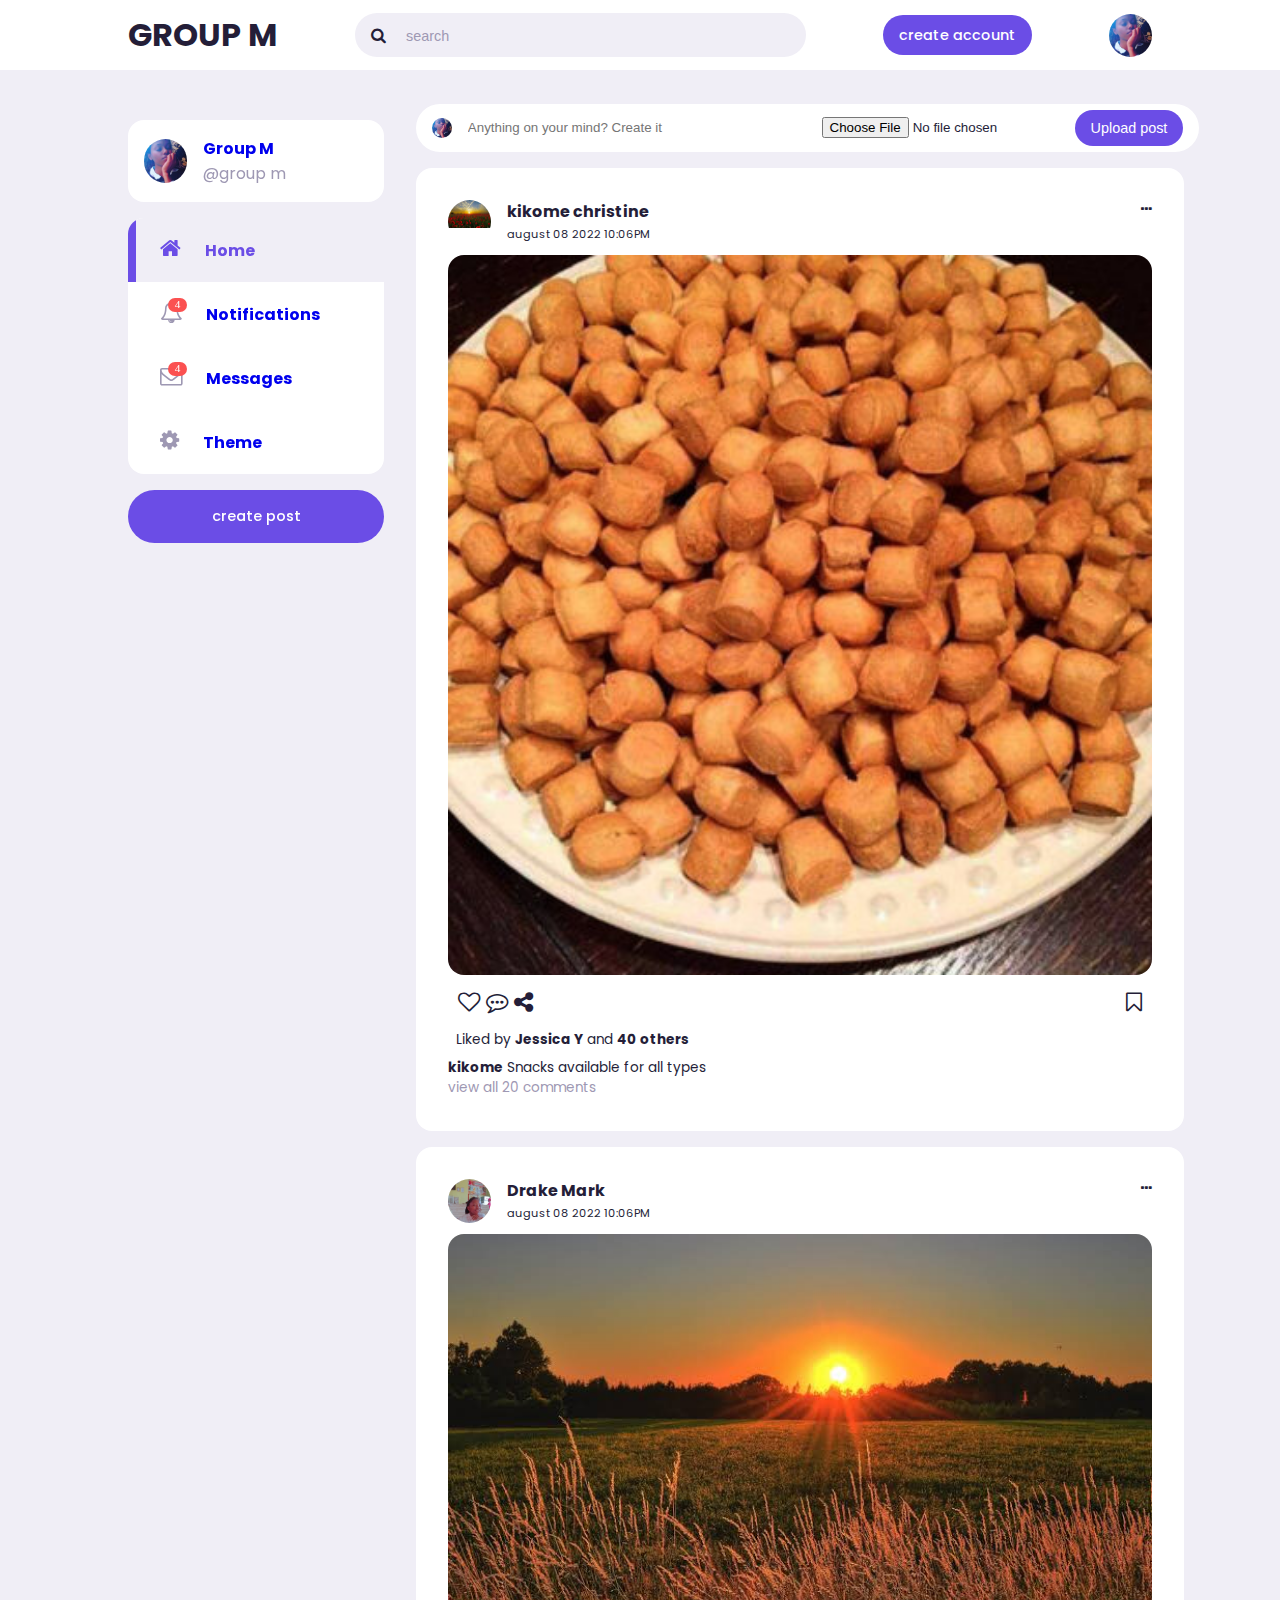
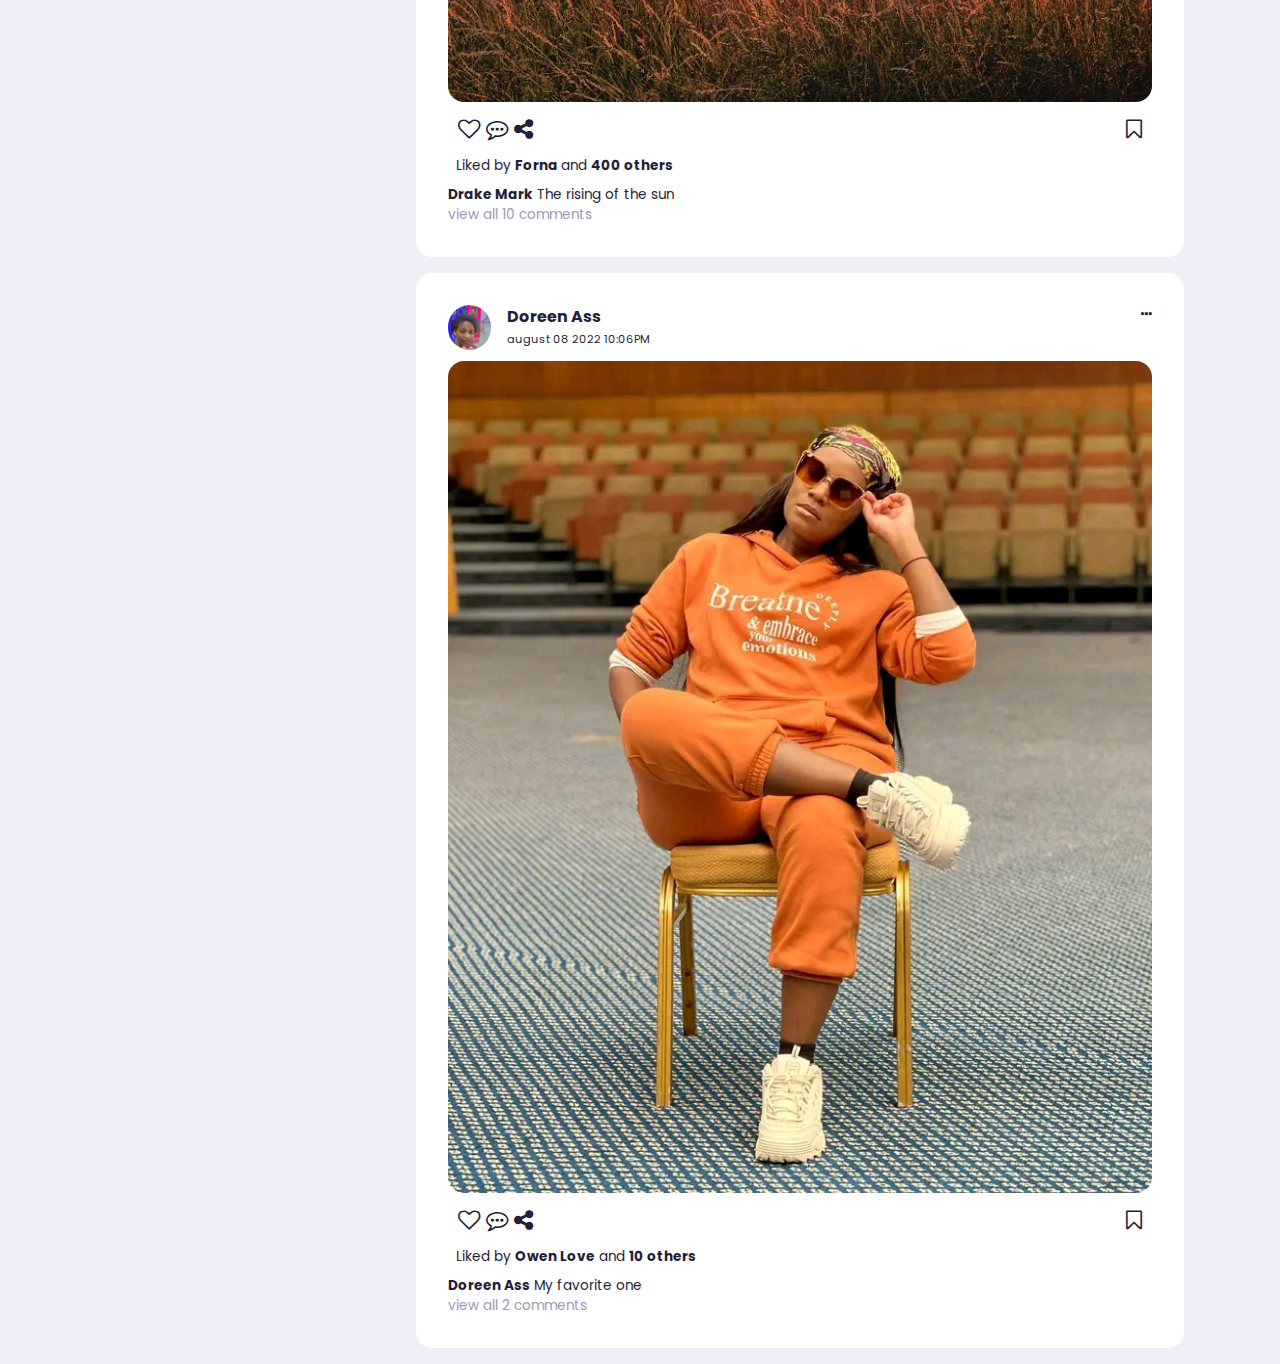
<file: index.html>
<!DOCTYPE html>
<html lang="en">

<head>
    <meta charset="UTF-8">
    <meta http-equiv="X-UA-Compatible" content="IE=edge">
    <meta name="viewport" content="width=device-width, initial-scale=1.0">
    <title> Group Social Media Site </title>
    <link rel="stylesheet" href="font-awesome-4.7.0/css/font-awesome.min.css">
    <link rel="stylesheet" href="adonis.css">
</head>

<body>

    <!-------------navigation side-->
    <nav>
        <div class="container">
            <h1 class="log"> GROUP M</h1>
            <div class="search-bar">
                <i class="fa fa-search"></i>
                <input type="search" placeholder="search">
            </div>
            <div class="create">
    
        <a href="login.html"> <label for="#" class="btn btn-primary">create account</label></a>
            </div>
            <div class="profile-photo">
                <img src="image/533.jpg" alt="profile-pic">
            </div>
        </div>
    </nav>


    <!---------main-content-------->
    <main>
        <div class="container">
            <!----------------left-------------->
            <div class="left">
                <a href="user.html" class="profile">
                    <div class="profile-photo">
                        <img src="image/533.jpg" alt="profile-pic">
                    </div>
                    <div class="handle">
                        <h4>Group M</h4>
                        <p class="text-muted">@group m</p>
                    </div>
                </a>

                <!--------sidebars------------------------>
                <div class="side-bar">
                    <a href="#" class=" menu-item active">
                        <span><i class="fa fa-home"></i>
                        </span>
                        <h3>home</h3>
                    </a>
                    <a href="#" class=" menu-item" id="notifications">
                        <span><i class="fa fa-bell-o"><small class="notification-count">4</small></i>
                        </span>
                        <h3>notifications</h3>

                        <div class="notification-popup">
                            <div>
                                <div class="profile-photo">
                                    <img src="image/IMG-20220928-WA0011.jpg">
                                </div>
                                <div class="notification-body">
                                    <b>Kimela Jovan</b> accepted your request
                                    <small class="text-muted">1 hour ago</small>
                                </div>
                            </div>

                            <div>
                                <div class="profile-photo">
                                    <img src="image/1661581130855.jpg">
                                </div>
                                <div class="notification-body">
                                    <b>Bella Joreen</b> commented your post
                                    <small class="text-muted">1 day ago</small>
                                </div>
                            </div>

                            <div>
                                <div class="profile-photo">
                                    <img src="image/IMG-20220928-WA0013.jpg">
                                </div>
                                <div class="notification-body">
                                    <b>Kolofo Danz</b> liked your photo
                                    <small class="text-muted">1 week ago</small>
                                </div>
                            </div>

                            <div>
                                <div class="profile-photo">
                                    <img src="image/IMG-20220928-WA0014.jpg">
                                </div>
                                <div class="notification-body">
                                    <b>Derrick D</b> shared your photo
                                    <small class="text-muted">2 week ago</small>
                                </div>
                            </div>
                        </div>
                    </a>
                    <a href="#" class=" menu-item" id="messages-notifi">
                        <span><i class="fa fa-envelope-o"><small class="notification-count">4</small></i>
                        </span>
                        <h3>messages</h3>
                        <!---message popup------------------>
                        <div class="messages">
                            <div class="headings">
                                <h4>Messages</h4><i class="fa fa-edit"></i>
                            </div>

                            <div class="search-bar">
                                <i class="fa fa-search"></i>
                                <input type="search" placeholder="search message" id="message-search">
                            </div>

                            <div class="category">
                                <h6 class="active"> All</h6>
                            </div>


                            <div class="message">
                                <div class="profile-photo">
                                    <img src="image/IMG-20220928-WA0013.jpg">
                                    <div class="active"></div>
                                </div>

                                <div class="message-body">
                                    <h5>Forna Kayz</h5>
                                    <p class="text-muted">always pray</p>
                                </div>
                            </div>

                            <div class="message">
                                <div class="profile-photo">
                                    <img src="image/IMG-20220928-WA0011.jpg">
                                </div>

                                <div class="message-body">
                                    <h5>Volie Gomez</h5>
                                    <p class="text-bold">4 messages</p>
                                </div>
                            </div>

                            <div class="message">
                                <div class="profile-photo">
                                    <img src="image/IMG-20220928-WA0016.jpg">
                                </div>

                                <div class="message-body">
                                    <h5>Adams Oscar</h5>
                                    <p class="text-muted">always pray</p>
                                </div>
                            </div>

                            <div class="message">
                                <div class="profile-photo">
                                    <img src="image/IMG-20220928-WA0014.jpg">
                                    <div class="active"></div>
                                </div>

                                <div class="message-body">
                                    <h5>Grace Free</h5>
                                    <p class="text-bold">Good</p>
                                </div>
                            </div>

                            <div class="message">
                                <div class="profile-photo">
                                    <img src="image/1661581130855.jpg">
                                    <div class="active"></div>
                                </div>

                                <div class="message-body">
                                    <h5>Grace Free</h5>
                                    <p class="text-bold">Good</p>
                                </div>
                            </div>

                            <div class="message">
                                <div class="profile-photo">
                                    <img src="image/IMG-20220928-WA0015.jpg">
                                    <div class="active"></div>
                                </div>

                                <div class="message-body">
                                    <h5>Grace Free</h5>
                                    <p class="text-bold">Good</p>
                                </div>
                            </div>
                        </div>
                        <!--------end-------------------------->

                    </a>
                    <a href="#" class=" menu-item " id="theme">
                        <span><i class="fa fa-cog"></i>
                        </span>
                        <h3>theme</h3>
                    </a>
                </div>
                <div>
                    <label for="create-post" class="btn btn-primary">create post</label>
                </div>
            </div>
            <!----------------middle------------------->
            <div class="middle">
                <form class="create-post">
                    <div class="profile-photo">
                        <img src="image/533.jpg">
                    </div>
                    <input type="text" placeholder="Anything on your mind? Create it" id="create-post">
                    <input type="file" value="Upload Post"  >
                    <input type="submit" name="" value="Upload post" class="btn btn-primary" >
                </form>

                <div class="feeds">
                    <div class="feed">
                        <div class="head">
                            <div class="user">
                                <div class="profile-photo">
                                    <img src="image/IMG-20220814-WA0015.jpg" alt="profile">
                                </div>
                                <div class="ingo">
                                    <h3>kikome christine</h3>
                                    <small>august 08 2022 10:06PM</small>
                                </div>
                            </div>
                            <span class="edit">
                                <i class="fa fa-ellipsis-h"></i>
                            </span>
                        </div>
                        <div class="photo">
                            <img src="image/chinchin-1@2x-400x409-1.jpg">
                        </div>

                        <div class="action-button">
                            <div class="interactions-button">
                                <span><i class="fa fa-heart-o"></i></span>
                                <span><i class="fa fa-commenting-o"></i></span>
                                <span><i class="fa fa-share-alt"></i></span>
                            </div>
                            <div class="bookmark">
                                <span><i class="fa fa-bookmark-o"></i></span>
                            </div>

                        </div>
                        <div class="liked-by">
                            <p>Liked by <b>Jessica Y</b> and <b>40 others</b></p>
                        </div>
                        <div class="caption">
                            <p><b>kikome</b> Snacks available for all types</p>
                        </div>
                        <div class=" comments text-muted">
                            view all 20 comments
                        </div>
                    </div>

                    <div class="feed">
                        <div class="head">
                            <div class="user">
                                <div class="profile-photo">
                                    <img src="image/IMG-20220909-WA0020.jpg" alt="profile">
                                </div>
                                <div class="ingo">
                                    <h3>Drake Mark</h3>
                                    <small>august 08 2022 10:06PM</small>
                                </div>
                            </div>
                            <span class="edit">
                                <i class="fa fa-ellipsis-h"></i>
                            </span>
                        </div>
                        <div class="photo">
                            <img src="image/IMG-20220814-WA0014.jpg">
                        </div>

                        <div class="action-button">
                            <div class="interactions-button">
                                <span><i class="fa fa-heart-o"></i></span>
                                <span><i class="fa fa-commenting-o"></i></span>
                                <span><i class="fa fa-share-alt"></i></span>
                            </div>
                            <div class="bookmark">
                                <span><i class="fa fa-bookmark-o"></i></span>
                            </div>

                        </div>
                        <div class="liked-by">
                            <p>Liked by <b>Forna </b> and <b>400 others</b></p>
                        </div>
                        <div class="caption">
                            <p><b>Drake Mark</b> The rising of the sun</p>
                        </div>
                        <div class=" comments text-muted">
                            view all 10 comments
                        </div>
                    </div>


                    <div class="feed">
                        <div class="head">
                            <div class="user">
                                <div class="profile-photo">
                                    <img src="image/IMG-20220909-WA0010.jpg" alt="profile">
                                </div>
                                <div class="ingo">
                                    <h3>Doreen Ass</h3>
                                    <small>august 08 2022 10:06PM</small>
                                </div>
                            </div>
                            <span class="edit">
                                <i class="fa fa-ellipsis-h"></i>
                            </span>
                        </div>
                        <div class="photo">
                            <img src="image/1661581130855.jpg">
                        </div>

                        <div class="action-button">
                            <div class="interactions-button">
                                <span><i class="fa fa-heart-o"></i></span>
                                <span><i class="fa fa-commenting-o"></i></span>
                                <span><i class="fa fa-share-alt"></i></span>
                            </div>
                            <div class="bookmark">
                                <span><i class="fa fa-bookmark-o"></i></span>
                            </div>

                        </div>
                        <div class="liked-by">
                            <p>Liked by <b>Owen Love</b> and <b>10 others</b></p>
                        </div>
                        <div class="caption">
                            <p><b>Doreen Ass</b> My favorite one</p>
                        </div>
                        <div class=" comments text-muted">
                            view all 2 comments
                        </div>
                    </div>
                </div>

            </div>
        </div>
        </div>
        </div>
    </main>
    <div class="customize-theme">
        <div class="card">
            <h2>Customize your screen</h2>
            <p class="text-muted">Manage the font size, color, and background</p>
            <div class="font-size">
                <h4>Font Size</h4>
                <div>
                    <h6>Aa</h6>
                    <div class="choose-size">
                        <span class="font-size-1"></span>
                        <span class="font-size-2"></span>
                        <span class="font-size-3"></span>
                        <span class="font-size-4"></span>
                        <span class="font-size-5"></span>
                    </div>

                    <h3>Aa</h3>
                </div>
            </div>

            <div class="color">
                <h4>Color</h4>
                <div class="choose-color">
                    <span class="color-1 active"></span>
                    <span class="color-2"></span>
                    <span class="color-3"></span>
                    <span class="color-4"></span>
                    <span class="color-5"></span>
                </div>
            </div>

            <div class="background">
                <h4>Background</h4>
                <div class="choose-bg">
                    <div class="bg-1 active">
                        <span></span>
                        <h5 for="bg-1">Light</h5>
                    </div>

                    <div class="bg-2">
                        <span></span>
                        <h5>Dim</h5>
                    </div>

                    <div class="bg-3">
                        <span></span>
                        <h5 for="bg-3">Light Out</h5>
                    </div>
                </div>
            </div>
        </div>
    </div>
    <script src="./adonis.js"></script>
</body>

</html>
</file>
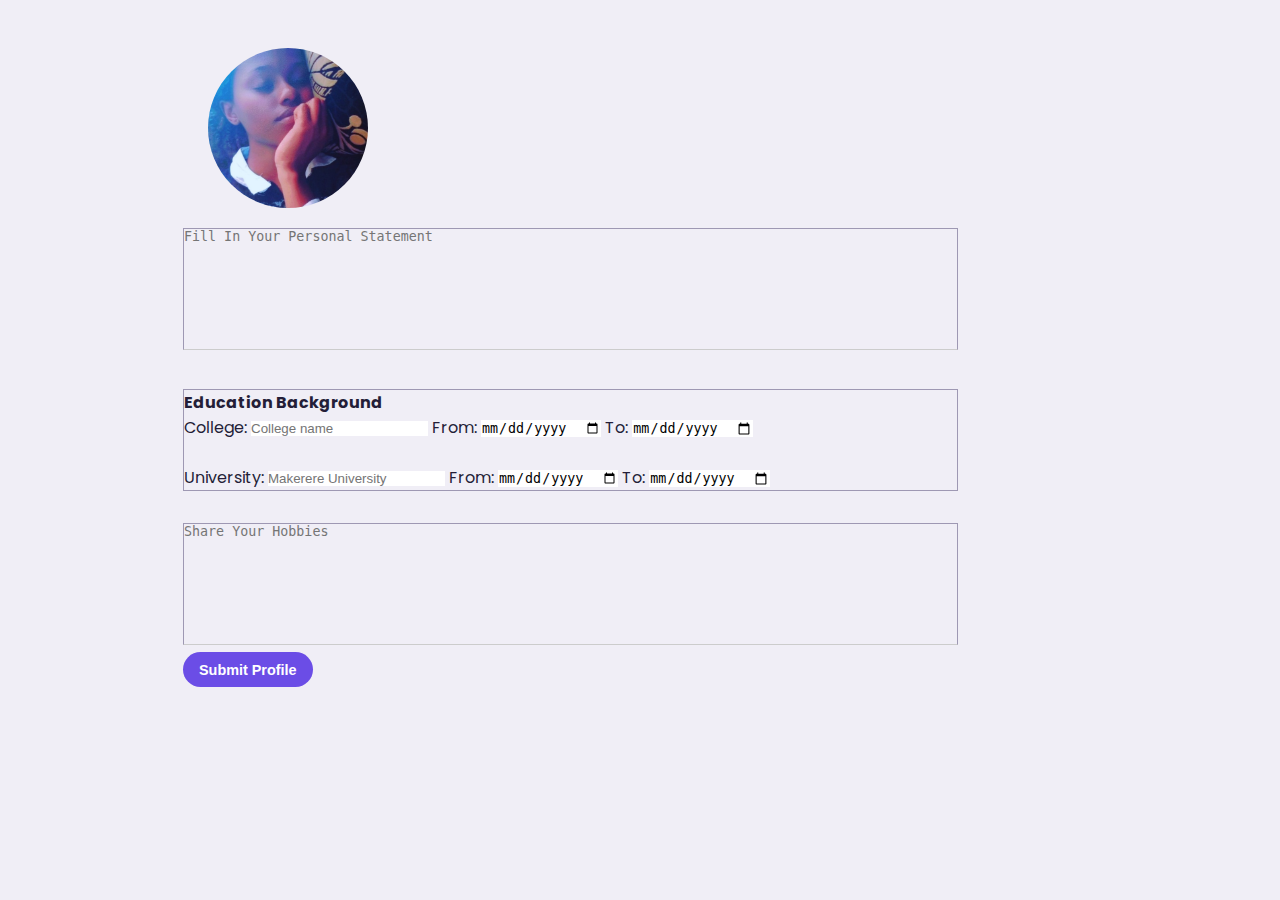
<file: gallery.html>
<!DOCTYPE html>
<html lang="en">
<head>
    <meta charset="UTF-8">
    <meta http-equiv="X-UA-Compatible" content="IE=edge">
    <meta name="viewport" content="width=device-width, initial-scale=1.0">
    <title> Group Social Media Site</title>
    <link rel="stylesheet" href="./user.css">
    <link rel="stylesheet" href="./adonis.css">
    <link rel="stylesheet" href="font-awesome-4.7.0/css/font-awesome.min.css">
</head>
<body>
    <div class="box1">
        <div class="contianer">
            <section class="bio">
                <div class="profile-pic">
                    <img src="image/533.jpg">
                </div>
            </section>
        </div>

        <div class="box">
            <textarea rows="8" placeholder="Fill In Your Personal Statement"></textarea>
            <br>
            <div class="bck">

                <strong>Education Background</strong>

                <br>

                <div class="col-md-6">
                    <label for="sec_school" class="form-label"> College: </label>
                    <input type="text" class="form-control" id="sec_school" placeholder="College name">
                    <label for="from"> From:
                        <input type="date" id="from" name="from">
                    </label>
                    <label for="to"> To:
                        <input type="date" id="to" name="to">
                    </label>
                </div>
                <br>


                <div>
                    <label for="university"> University:</label>
                    <input type="text" id="university" name="university" placeholder="Makerere University">
                    <label for="from"> From:
                        <input type="date" id="from" name="from">
                    </label>
                    <label for="to"> To:
                        <input type="date" id="to" name="to">
                    </label>
                </div>

            </div>


            <textarea class="textarea" rows="8" placeholder="Share Your Hobbies"></textarea>

            <div class="col-12">
                <a href="user.html">
                    <button type="submit" class="btn btn-primary">
                        <strong>
                            Submit Profile
                        </strong>
                    </button>
                </a>
            </div>
        </div>
    </div>
</body>
</html>
</file>
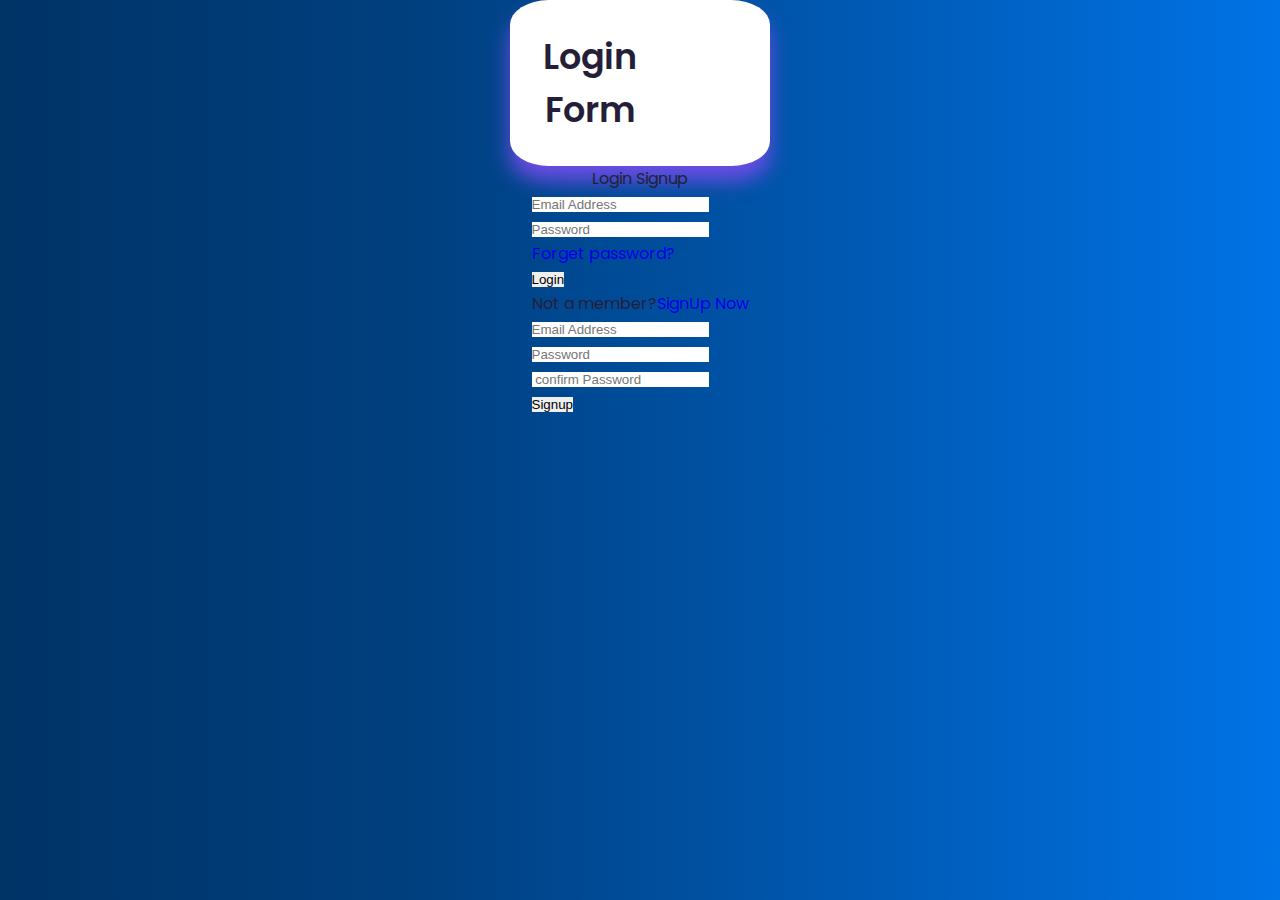
<file: login.html>
<!DOCTYPE html>
<html lang="en">

<head>
    <meta charset="UTF-8">
    <meta http-equiv="X-UA-Compatible" content="IE=edge">
    <meta name="viewport" content="width=device-width, initial-scale=1.0">
    <title> Group Social Media Site</title>
    <link rel="stylesheet" href="./login.css">
    <link rel="stylesheet" href="./adonis.css">
    <link rel="stylesheet" href="./user.css">
</head>

<body>

    <div class="wapper">
        <div class="tittle-text">
            <div class="tittle Login">
                Login Form
            </div>
            <div class="tittle Sign Up Form">

            </div>
        </div>
        </div>
        <div class="Form-container">
            <div class="side-controls">
                <input type="radio" name="Slide" id="Login" checked>
                <input type="radio" name="Slide" id="Signup" checked>
                <label for="Login" class="Slide"> Login</label>
                <label for="Signup" class="Slide Signup"> Signup</label>
            </div>
        </div>
        <div class="Form-inner">
            <form action="#" class="Login">
                <div class="field">
                    <input type="text" placeholder="Email Address" required>
                </div>
        
        <div class="field">
            <input type="password" placeholder="Password" required>
        </div>
        <div class="pass-link">
            <a href="#">Forget password?</a>
        </div>
        <div class="field-bnn">
            <div class="btn-layer">

            </div>
            <input type="submit" value="Login">
        </div>
        <div class="Signup-link">
            Not a member?<a href="#">SignUp Now</a>
        </div>

        </form>

        <form action="#" class="Signup">
            <div class="field">
                <input type="text" placeholder="Email Address" required>
            </div>

            <div class="field">
                <input type="password" placeholder="Password" required>
            </div>

            <div class="field">
                <input type="password" placeholder=" confirm Password" required>
            </div>

            <div class="field-bnn">
                <div class="btn-layer">

                </div>
                <input type="submit" value="Signup">
            </div>
        </form>

    </div>
</body>

</html>
</file>
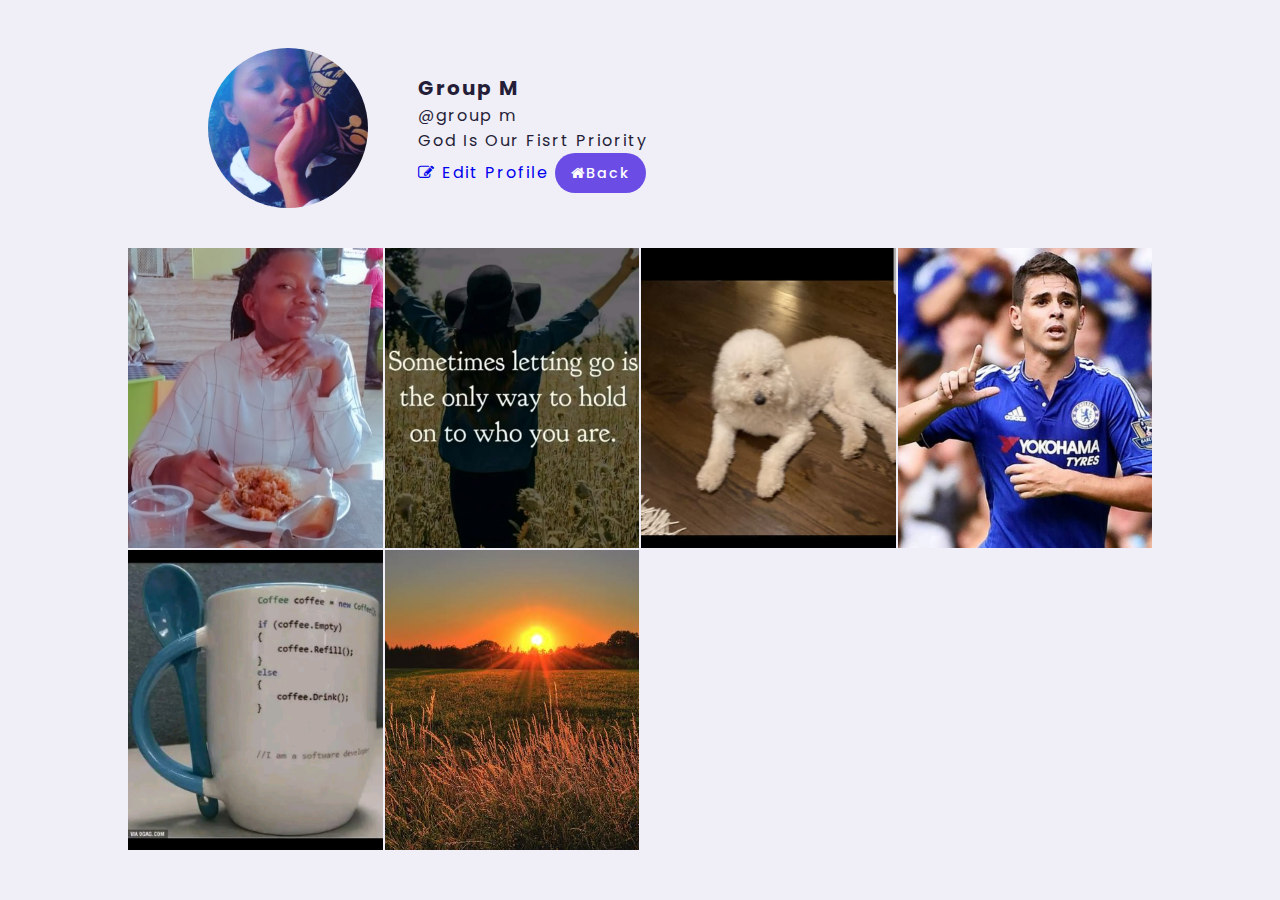
<file: user.html>
<!DOCTYPE html>
<html lang="en">

<head>
    <meta charset="UTF-8">
    <meta http-equiv="X-UA-Compatible" content="IE=edge">
    <meta name="viewport" content="width=device-width, initial-scale=1.0">
    <title> Group Social Media Site</title>
    <link rel="stylesheet" href="font-awesome-4.7.0/css/font-awesome.min.css">
    <link rel="stylesheet" href="adonis.css">
    <link rel="stylesheet" href="user.css">

</head>

<body>
    <div class="contianer">
        <section class="bio">
            <div class="profile-pic">
                <img src="image/533.jpg">
            </div>
            <div class="profile-info">
                <h1 class="name">Group M</h1>
                <p class="username">@group m</p>
                <p class="username">God Is Our Fisrt Priority</p>
                <a href="gallery.html" id="get">

                    <span><i class="fa fa-edit"></i></span>
                    Edit Profile
                </a>
                <a href="adonis.html" class=" menu-item active ">
                    <span class="btn btn-primary"><i class="fa fa-home"></i>Back 
                    </span>
                    
                </a>
            </div>

        </section>
    </div>
    <div class="post-container">
        <div class="post">
            <img src="image/IMG-20220909-WA0020.jpg" class="post-img">
            <div class="likes">
                <i class="fa fa-heart-o"></i>
                <p class="likes-count">2.7likes</p>
            </div>
        </div>

        <div class="post">
            <img src="image/IMG-20220928-WA0013.jpg" class="post-img">
            <div class="likes">
                <i class="fa fa-heart-o"></i>
                <p class="likes-count">2.7likes</p>
            </div>
        </div>

        <div class="post">
            <img src="image/IMG-20220928-WA0016.jpg" class="post-img">
            <div class="likes">
                <i class="fa fa-heart-o"></i>
                <p class="likes-count">2.7likes</p>
            </div>
        </div>

        <div class="post">
            <img src="image/IMG-20220928-WA0012.jpg" class="post-img">
            <div class="likes">
                <i class="fa fa-heart-o"></i>
                <p class="likes-count">2.7likes</p>
            </div>
        </div>

        <div class="post">
            <img src="image/1662798552124.jpg" class="post-img">
            <div class="likes">
                <i class="fa fa-heart-o"></i>
                <p class="likes-count">2.7likes</p>
            </div>
        </div>


        <div class="post">
            <img src="image/IMG-20220814-WA0014.jpg" class="post-img">
            <div class="likes">
                <i class="fa fa-heart-o"></i>
                <p class="likes-count">2.7likes</p>
            </div>
        </div>
    </div>
     


    <script src="./user.js"></script>
    <script src="./adonis.js"></script>
</body>

</html>
</file>
<file: adonis.css>
@import url('https://fonts.googleapis.com/css2?family=Poppins:ital,wght@0,300;0,400;1,200;1,300;1,400;1,500&display=swap');
 
:root{
    --primary-color-hue: 252;
    --white-color-lightness: 100%;
    --dark-color-lightness: 17%;
    --light-color-lightness: 95%;
    
    --color-dark: hsl(252, 30%, var(--dark-color-lightness));
    --color-light: hsl(252, 30%, var(--light-color-lightness));
    --color-gray: hsl(252, 15%, 65%);
    --color-primary: hsl(var(--primary-color-hue), 75%, 60%);
    --color-secondary: hsl(252, 100%, 90%);
    --color-success: hsl(120, 95%, 65%);
    --color-danger: hsl(0, 95%, 65%);
    --color-black: hsl(252, 30%, 10%);
    --color-white: hsl(252, 30%, var(--white-color-lightness));

    --border-radius: 2rem;
    --card-border-radius: 1rem;
    --btn-padding: 0.6rem 2rem;
    --search-padding: 0.6rem 1rem;
    --card-padding: 1rem;

    --sticky-top-left: 7.5rem;
    --sticky-top-right: -18rem;
}

*, *::before, *::after{
    margin: 0;
    padding: 0;
    outline: 0;
    box-sizing: border-box;
    text-decoration: none;
    list-style: none;
    border: none;
}

body{
    font-family: 'Poppins', 'sans-serif';
    color: var(--color-dark);
    background: var(--color-light);
    overflow-x: hidden;
}

 .container{
    width: 80%;
    margin: 0 auto;
}

.profile-photo{
    width: 2.7rem;
    aspect-ratio: 1/1;
    border-radius: 50%;
    overflow: hidden;
}

 img{
    display: block;
    width: 100%;
}

.btn{
    display: inline-block;
    padding: 0.6rem 1rem;
    border-radius: 2rem;
    font-weight: 500;
    cursor: pointer;
    transition: all 300ms ease;
    font-size: 0.9rem;
}

.btn:hover{
    opacity: 0.8;
}

.btn-primary{
    background: var(--color-primary);
    color: white;
}

.text-bold{
    font-weight: 500;
}

.text-muted{
    color: var(--color-gray);
}

nav{
    width: 100%;
    background: var(--color-white);
    padding: 0.7rem 0;
    position: fixed;
    top: 0;
    z-index: 10;
}
nav .container{
    display: flex;
    align-items: center;
    justify-content: space-between;
}

.search-bar{
    background: var(--color-light);
    border-radius: var(--border-radius);
    padding: var(--search-padding);
}

.search-bar input[type="search"]{
    background: transparent;
    width: 30vw;   
    margin-left: 1rem;
    font-size: 0.9rem;
    color: var(--color-dark);
}

.search-bar input[type="search"]::placeholder{
    color: var(--color-gray);
}

nav .create{
    display: flex;
    align-items: center;
    gap: 2rem;

}

/* end of navigation side*/
main{
    position: relative;
    top: 5.5rem;

}
main .container{
    display: grid;
    grid-template-columns: 25%  75%;
    column-gap: 2rem;
    position: relative;
    justify-content: space-between;
}

main .container .left{
    height: max-content;
    position: sticky;
    top: var(--sticky-top-left);

}
main .container .left .profile{
    padding: var(--card-padding);
    background: var(--color-white);
    border-radius: var(--card-border-radius);
    display: flex;
    align-items: center;
    column-gap: 1rem;
    width: 100%;
}

.left .side-bar {
    margin-top: 1rem;
    background: var(--color-white);
    border-radius: var(--card-border-radius);
}

.left .side-bar .menu-item{
    display: flex;
    align-items: center;
    height: 4rem;
    cursor: pointer;
    transition: all 300ms ease;
    position: relative;
}

.left .side-bar .menu-item:hover{
    background: var(--color-light);
}

.left .side-bar i{
    font-size: 1.4rem;
    color: var(--color-gray);
    margin-left: 2rem;
    position: relative;
}

.left .side-bar i .notification-count{
    background: var(--color-danger);
    color: white;
    font-size: 0.7rem;
    width: fit-content;
    border-radius: 0.8rem;
    padding: 0.1rem 0.4rem;
    position: absolute;
    top: -0.2rem;
    right: -0.3rem;
}
.left .side-bar h3{
    margin: 1.5rem;
    font-size: 1rem;
    text-transform: capitalize;
}

.left .side-bar .active{
    background: var(--color-light);
}

.left .side-bar .active i, .left .side-bar .active h3{
    color: var(--color-primary);
}

.left .side-bar .active::before{
    content: "";
    display: block;
    width: 0.5rem;
    height: 100%;
    position: absolute;
    background: var(--color-primary);
}

.left .side-bar .menu-item:first-child.active{
    border-top-left-radius: var(--card-border-radius);
    overflow: hidden;
}

.left .side-bar .menu-item:last-child.active{
    border-bottom-left-radius: var(--card-border-radius);
    overflow: hidden;
}

.left .btn{
    margin-top: 1rem;
    width: 100%;
    text-align: center;
    padding: 1rem 0;
}


.left .notification-popup{
    position: absolute;
    top: 0;
    left: 110%;
    width: 30rem;
    background: var(--color-white);
    border-radius: var(--card-border-radius);
    padding: var(--card-padding);
    box-shadow: 0 0 2rem hsl(var(--color-primary), 75%, 60%, 25%);
    z-index: 8;
    display: none;
}

.left .notification-popup::before{
     content: "";
     width: 1.2rem;
     height: 1.2rem;
     display: block;
     background: var(--color-white);
     position: absolute; 
     left: -0.6rem;
     transform: rotate(45deg);
}

.left .notification-popup > div{
    display: flex;
    align-items: start;
    gap: 1rem;
    margin-bottom: 1rem;
}

.left .notification-popup small{
    display: block;
}

.middle .create-post{
    display: flex;
     width: 102%;
     align-items: center;
     justify-content: space-between;
     margin-top: 1rem;
     background: var(--color-white);
     padding: 0.4rem var(--card-padding);
     border-radius: var(--border-radius);
}

.middle .create-post input[type="text"]{
    justify-self: start;
    width: 100%;
    padding-left: 1rem;
    background: transparent;
    color: var(--color-dark);
    margin-right: 1rem;
}

.middle .feeds .feed{
    background: var(--color-white);
    border-radius: var(--card-border-radius);
    padding: var(--border-radius);
    margin: 1rem 0;
    font-size: 0.85rem;
    line-height: 1.5;
}

.middle .feeds .feed .head{
    display: flex;
    justify-content: space-between;
}

.middle .feeds .feed .user{
    display: flex;
    gap: 1rem;
}

.middle .feeds .feed .photo{
    border-radius: var(--card-border-radius);
    overflow: hidden;
    margin: 0.7rem 0;
}

.middle .feeds .feed .action-button{
    display: flex;
    justify-content: space-between;
    align-items: center;
    font-size: 1.4rem;
    margin: 0.6rem;
}

.middle .feeds .feed .liked-by p{
    margin: 0.5rem;
}
.messages{
    height: 600px;
    position: absolute;
    left: 110%;
    width: 30rem;
    background: var(--color-white);
    border-radius: var(--card-border-radius);
    padding: var(--card-padding);
    box-shadow:  0 0 2rem hsl(var(--color-primary), 75%, 60%, 25%);
    z-index: 8;
    display: none;
}

.messages .headings{
    display: flex;
    align-items: center;
    justify-content: space-between;
    margin-bottom: 0.5rem;
}
.messages i{
    font-size: 1.4rem;
}

.messages .search-bar{
    display: flex;
    margin-bottom: 1rem;
}

.messages .category{
    display: flex;
    justify-content: space-between;
    margin-bottom: 1rem;
}

.messages .category h6{
    width: 100%;
    text-align: center;
    border-bottom: 4px solid var(--color-light);
    padding-bottom: 0.5rem;
    font-size: 0.85rem;
}

.messages .category .active{
    border-color: var(--color-dark);
}

.messages .message{
    display: flex;
    gap: 1rem;
    margin-bottom: 1rem;
    align-items: flex-start;
}

.messages .message:last-child{
    margin: 0;
}

.messages .message p{
    font-size: 0.8rem;
}


.messages .message .profile-photo{
    position: relative;
    overflow: visable;
}

.messages .message .profile-photo{
    border-radius: 50%;
}


.messages .message .profile-photo .active{
    width: 0.8rem;
    height: 0.8rem;
    border-radius: 50%;
    border: 3px solid var(--color-white);
    background: var(--color-success);
    position: absolute;
    bottom: 0;
    right: 0;
}


.customize-theme{
    background: rgba( 255, 255, 255, 0.5);
    width: 100vw;
    height: 100vh;
    position: fixed;
    top: 0;
    left: 0;
    z-index: 100;
    text-align: center;
    display: grid;
    place-items: center;
    font-size: 0.9rem;
    display: none;
     
}

.customize-theme .card{
    background: var(--color-white);
    padding: 3rem;
    border-radius: var(--card-border-radius);
    width: 50%;
    box-shadow: 0 0 1rem var(--color-primary);
}

.customize-theme .font-size{
    margin-top: 5rem;
}

.customize-theme .font-size > div{
    display: flex;
    justify-content: space-between;
    align-items: center;
    background: var(--color-light);
    padding: var(--search-padding);
    border-radius: var(--card-border-radius);
}

.customize-theme .choose-size{
    background: var(--color-secondary);
    height: 0.3rem;
    width: 100%;
    margin: 0 1rem;
    display: flex;
    justify-content: space-between;
    align-items: center;
}
.customize-theme .choose-size span{
    width: 1rem;
    height: 1rem;
    background: var(--color-secondary);
    border-radius: 50%;
    cursor: pointer;
}

.customize-theme .choose-size >span.active{
    background: var(--color-primary);
}

.customize-theme .color{
    margin-top: 2rem;
}

.customize-theme .choose-color{
  background: var(--color-light);
  padding: var(--search-padding);
  border-radius: var(--card-border-radius);
  display: flex;
  align-items: center;
  justify-content: space-between;

}
.customize-theme .choose-color span{
    width: 2.2rem;
    height: 2.2rem;
    background: var(--color-secondary);
    border-radius: 50%;
    cursor: pointer; 
}

.customize-theme .choose-color span:nth-child(1){
    background: hsl( 252, 75%, 60%);
}

.customize-theme .choose-color span:nth-child(2){
    background: hsl( 52, 75%, 60%);
}

.customize-theme .choose-color span:nth-child(3){
    background: hsl( 352, 75%, 60%);
}

.customize-theme .choose-color span:nth-child(4){
    background: hsl( 152, 75%, 60%);
}

.customize-theme .choose-color span:nth-child(5){
    background: hsl( 202, 75%, 60%);
}

.customize-theme .choose-color >span .active{
    border: 5px solid white;
    box-shadow: var(--color-white);
}

.customize-theme .background{
    margin-top: 2rem;
}

.customize-theme .choose-bg{
    display: flex;
    align-items: center;
    justify-content: space-between;
    gap: 1.5rem;
}

.customize-theme .choose-bg > div{
    padding: var(--card-padding);
    width: 100%;
    align-items: center;
    font-size: 1rem;
    font-weight: bold;
    border-radius: 0.4rem;
    cursor: pointer;
    display: flex;
}

.customize-theme .choose-bg > div.active{
    border: 2px solid var(--color-primary);
}

.customize-theme .choose-bg .bg-1{
    background: white;
    color: black;
}

.customize-theme .choose-bg .bg-3{
    background:  hsl(252, 30%, 10%);
    color: white;
}

.customize-theme .choose-bg .bg-2{
    background: hsl(252, 30%, 17%);
    color: white;
}

.customize-theme .choose-bg > div span{
    width: 2rem;
    height: 2rem;
    border: 2px solid var(--color-gray);
    border-radius: 50%;
    margin-right: 0.5rem;
}
@media screen and(max-width:1200px) {
    .container{
        width: 96%;
    }

    main .container{
        grid-template-columns: 21% 75%;
        gap: 1rem;
    }

    .left{
        width: 5rem;
        z-index: 5;
    }

    main .container .profile{
        display: none;
    }

    .side-bar h3{
        display: none;
    }

    .left .btn{
        display: none;
    }
    .customize-theme .card{
        width: 80vw;
    }


}

@media screen and (max-width: 992px) {
    .container{
        width: 75%;
    }
    nav .search-bar{
        display: none;
    }

    main .container{
        grid-template-columns: 0 75%;
        gap: 0;
    }

    main .container .profile{
        display: none;
    }

    .side-bar h3{
        display: none;
    }


    main .container .left{
        grid-column: 1/3;
        position: fixed;
        bottom: 0;
        right: 0;
        
    }

    .left.notification-popup{
        position: absolute;
        left: -20rem;
        width: 20rem;
    }

    .left .notification-popup::before{
        position: absolute;
        top: 1.3rem;
        left: calc(20rem -0.6rem);
        display: block;
    }

    main .container .middle{
        grid-column: 1/3;
    }

    .customize-theme .card{
        width: 91vw;
    }
}


.head .search-bar{
    background: var(--color-light);
    border-radius: var(--border-radius);
    padding: var(--search-padding);
}
</file>
<file: user.css>
@import url('https://fonts.googleapis.com/css2?family=Poppins:ital,wght@0,300;0,400;1,200;1,300;1,400;1,500&display=swap');
 
:root{
    --primary-color-hue: 252;
    --white-color-lightness: 100%;
    --dark-color-lightness: 17%;
    --light-color-lightness: 95%;
    
    --color-dark: hsl(252, 30%, var(--dark-color-lightness));
    --color-light: hsl(252, 30%, var(--light-color-lightness));
    --color-gray: hsl(252, 15%, 65%);
    --color-primary: hsl(var(--primary-color-hue), 75%, 60%);
    --color-secondary: hsl(252, 100%, 90%);
    --color-success: hsl(120, 95%, 65%);
    --color-danger: hsl(0, 95%, 65%);
    --color-black: hsl(252, 30%, 10%);
    --color-white: hsl(252, 30%, var(--white-color-lightness));

    --border-radius: 2rem;
    --card-border-radius: 1rem;
    --btn-padding: 0.6rem 2rem;
    --search-padding: 0.2rem 0.6rem;
    --card-padding: 1rem;

    --sticky-top-left: 7.5rem;
    --sticky-top-right: -18rem;
}

*, *::before, *::after{
    margin: 0;
    padding: 0;
    outline: 0;
    box-sizing: border-box;
    text-decoration: none;
    list-style: none;
    border: none;
}

body{
    font-family: 'Poppins', 'sans-serif';
    color: var(--color-dark);
    background: var(--color-light);
    padding: 0 10vw 10px;
}

.container{
    padding: 0 15%;
}

.bio{
    display: grid;
    grid-template-columns: 1fr 3.5fr;
    background: var(--color-light);
    height: 13em;
    padding: 3em 0 0 5em;
     
}

.profile-pic{
    width: 10em;
    height: 10em;
    border-radius: 50%;
}

.profile-pic img{
    width: 100%;
    height: 100%;
    object-fit: cover;
    border-radius: 50%;
}
.profile-info{
    width: 100%;
    height: 100%;
    padding-bottom: 10px;
    margin-top: 25px;
    letter-spacing: 2px;
}
.profile-info .usermame{
 margin-bottom: 10px;
  font-weight: 300;
  font-size: 0.9rem;
  color: var(--color-gray);
}

.name{
   
    font-size: 20px;
    color: var(--color-dark);
}

.profile-info button{
    background-color: var(--color-gray);
    color: var(--color-white);
    font-size: 1.1em;
    width: 25em;
    height: 2em;
    border-radius: var(--border-radius);
    
}
 

.post-container{
    margin: 40px;
    width: 100%;
    display: grid;
    grid-template-columns: repeat(4, 1fr);
    gap: 2px;
    margin-left: 0;
}

.post-container .post{
    width: 100%;
    border: none;
    height: 300px;
    overflow: hidden;
    margin-bottom: 0;
    position: relative;
    padding: 0;
    display: flex;
}

.post-img{
    width: 100%;
    height: 100%;
    object-fit: cover;
}
.post-container .likes{
    z-index: 2;
    position: absolute;
    top: 0;
    right: 0;
    bottom: 0;
    margin: 0;
    background: var(--color-gray);
    display: flex;
    flex-direction: column;
    justify-content: center;
    align-items: center;
    gap: 10px;
    opacity: 0;
    transition: .5s;
}

.post-container .post:hover .likes{
    opacity: 1;
}

.post-container .likes i{
    width: 40px;
    height: 40px;
}

.likes .like-count{
    color: var(--color-light);
}

.box {
    padding-left: 55px;
    padding-top: 20px;
    background: var(--color-light);
}

.box textarea {
    width: 80%;
    border: 1px solid var(--color-gray);
    outline: 0;
    border-bottom: 1px solid #ccc;
    background: transparent;
    resize: none;
}
.bck{
    width: 80%;
    border: 1px solid var(--color-gray);
    margin-top: 2rem;
}

.box textarea:last-child {
    width: 80%;
    border: 1px solid var(--color-gray);
    outline: 0;
    border-bottom: 1px solid #ccc;
    background: transparent;
    resize: none;
    margin-top: 2rem;
}

.textarea{
    width: 80%;
    border: 1px solid var(--color-gray);
    outline: 0;
    border-bottom: 1px solid #ccc;
    background: transparent;
    resize: none;
    margin-top: 2rem;
}
</file>
<file: login.css>
@import url('https://fonts.googleapis.com/css2?family=Poppins:ital,wght@0,300;0,400;1,200;1,300;1,400;1,500&display=swap');
 
:root{
    --primary-color-hue: 252;
    --white-color-lightness: 100%;
    --dark-color-lightness: 17%;
    --light-color-lightness: 95%;
    
    --color-dark: hsl(252, 30%, var(--dark-color-lightness));
    --color-light: hsl(252, 30%, var(--light-color-lightness));
    --color-gray: hsl(252, 15%, 65%);
    --color-primary: hsl(var(--primary-color-hue), 75%, 60%);
    --color-secondary: hsl(252, 100%, 90%);
    --color-success: hsl(120, 95%, 65%);
    --color-danger: hsl(0, 95%, 65%);
    --color-black: hsl(252, 30%, 10%);
    --color-white: hsl(252, 30%, var(--white-color-lightness));

    --border-radius: 2rem;
    --card-border-radius: 1rem;
    --btn-padding: 0.6rem 2rem;
    --search-padding: 0.2rem 0.6rem;
    --card-padding: 1rem;

    --sticky-top-left: 7.5rem;
    --sticky-top-right: -18rem;
}

*, *::before, *::after{
    margin: 0;
    padding: 0;
    outline: 0;
    box-sizing: border-box;
    text-decoration: none;
    list-style: none;
    border: none;
}
html body{
    display: grid;
    height: 100%;
    width: 100%;
    place-items: center;
    background: -webkit-linear-gradient(left, #003366, #004080, #0059b3, #0073e6);
}
 
::selection{
    background: var(--color-gray);
    color: var(--color-white);
}

.wapper{
    overflow: hidden;
    max-width: 390px;
    background: var(--color-white);
    padding: 30px;
    border-radius: 15%;
    box-shadow: 0 15px 20px var(--color-primary);
}

.wapper .tittle-text{
    display: flex;
    width: 200px;

}
.wapper .tittle{
    width: 50%;
    font-size: 35px;
    font-weight: 600;
    text-align: center;
    transition: all 0.6s cubic-bezier(0.68, -0.55, 0.265, 1.55);
} 

.wapper .slide-controls{
    position: relative;
    display: flex;
    height: 50px;
    width: 100%;
    overflow: hidden;
    margin: 30px 0 10px 0;
    justify-content: space-between;
    border: 1px solid var(--color-gray);
    border-radius: 15px;
}
.slide-controls .slide{
    height: 100%;
    width: 100%;
    color: var(--color-white);
    font-size: 18px;
    font-weight: 500;
    text-align: center;
    line-height: 48px;
    cursor: pointer;
    z-index: 1;
    transition: all 0.6s ease;

}

.slide-controls label.Signup{
    color: var(--color-primary);
}


.slide-controls .Slide-tab{
    position: absolute;
    height: 100%;
    width: 50%;
    left: 0;
    z-index: 0;
    border-radius: 15px;
    background: -webkit-linear-gradient(left, #003366, #004080, #0059b3, #0073e6);
    transition: all 0.6s cubic-bezier(0.68, -0.55, 0.265, 1.55);
}

input[type="radio"]{
    display: none;
}
#Signup:checked~.Slide-tab{
    left: 50%;
}

#Signup:checked~ label .Signup{
    color: var(--color-white);
    cursor: default;
    user-select: none;
}

#Signup:checked~ label .Login{
    color: #000;
}

#Login:checked~ label .Signup{
    color: #000;
}

#Login:checked~ label .Login{
    cursor: default;
    user-select: none; 
}

.wapper .form-container{
    width: 100%;
    overflow: hidden;

}

.form-container .form-inner{
    display: flex;
    width: 200%;
}

.form-container .form-inner form{
    
}
</file>
